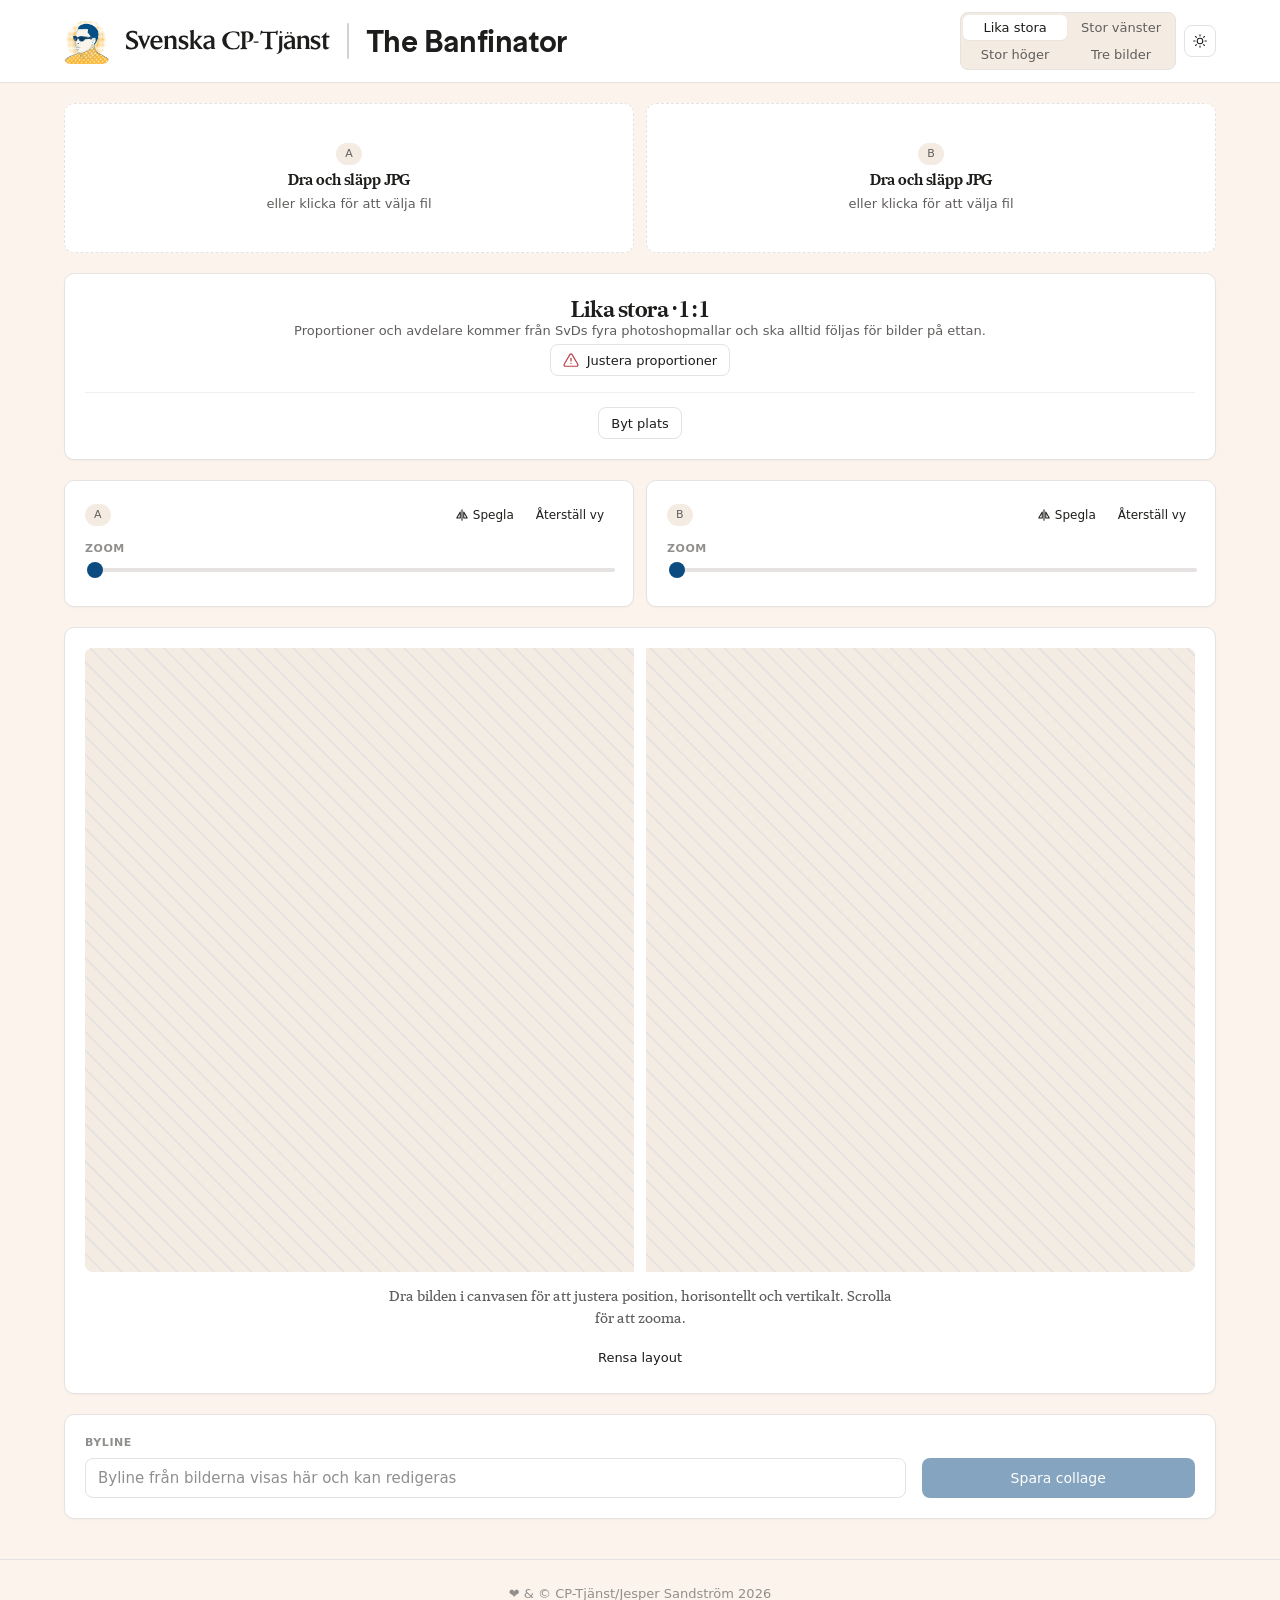
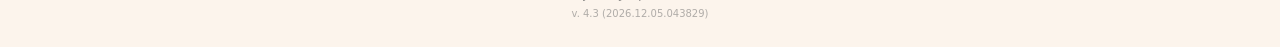
<file: index.htm>
<!DOCTYPE html>
<html lang="sv">
<head>
    <meta charset="UTF-8">
    <meta name="viewport" content="width=device-width, initial-scale=1.0">

    <title>Svenska CP-Tjänst | The Banfinator</title>
    <meta name="description" content="Svenska CP-Tjänst | The Banfinator – snabba collage i 16:9 med rätt byline.">

    <!-- Theme, applied before first paint so the page never flashes the wrong
         ground. Three states: light, dark, and system (no attribute). -->
    <script>
        (function () {
            try {
                var t = localStorage.getItem('lr.theme');
                if (t === 'light' || t === 'dark') {
                    document.documentElement.setAttribute('data-theme', t);
                }
            } catch (e) { /* private mode — fall back to the OS preference */ }
        })();
    </script>

    <meta name="theme-color" content="#FCF4EC" media="(prefers-color-scheme: light)">
    <meta name="theme-color" content="#031420" media="(prefers-color-scheme: dark)">

    <!-- Open Graph -->
    <meta property="og:title" content="Svenska CP-Tjänst | The Banfinator">
    <meta property="og:description" content="Snabba collage i 16:9 med rätt byline.">
    <meta property="og:image" content="https://thebanfinator.cptjanst.se/brand/og.png?v=d4bd5d33">
    <meta property="og:image:alt" content="Svenska CP-Tjänst | The Banfinator – collageverktyg">
    <meta property="og:url" content="https://thebanfinator.cptjanst.se/">
    <meta property="og:type" content="website">

    <!-- Twitter / X Card -->
    <meta name="twitter:card" content="summary_large_image">
    <meta name="twitter:title" content="Svenska CP-Tjänst | The Banfinator">
    <meta name="twitter:description" content="Snabba collage i 16:9 med rätt byline.">
    <meta name="twitter:image" content="https://thebanfinator.cptjanst.se/brand/og.png?v=d4bd5d33">
    <link rel="icon" type="image/png" href="brand/favicon-32.png?v=7107d5e8">
    <link rel="apple-touch-icon" href="brand/apple-touch-icon.png?v=db1d21ab">

    <!-- The two faces above the fold. The rest load on demand. -->
    <link rel="preload" as="font" type="font/woff2" href="fonts/sueca-web-hd-semibold_c8feba36.woff2" crossorigin>
    <link rel="preload" as="font" type="font/woff2" href="fonts/SvDEsterBlenda-Bold_2775ffc4.woff2" crossorigin>

    <link rel="stylesheet" href="styles/brand.css?v=2f060107">
    <link rel="stylesheet" href="styles/app.css?v=2b7ec79b">
</head>
<body>

    <header class="site-header">
        <div class="site-header__inner">
            <!-- The mark sits inside the lockup, not beside it, so it centres on
                 the wordmark's own axis rather than on the block around it. The
                 wordmark is inlined, not an <img>, so --logoColor resolves to
                 currentColor and the mark follows the theme (§3.4). -->
            <div class="lockup">
                <img class="brand-mark" src="brand/banfa-mark.webp?v=8e3a1913" alt="" width="40" height="40">
                <svg class="wordmark" viewBox="0 0 242.4 32" role="img" aria-label="Svenska CP-Tjänst" fill="none"><g fill="var(--logoColor, #000)"><path d="M0 24.2856L0 19.0166H0.0302812C1.05984 21.0758 3.42178 23.468 6.783 23.468C9.26606 23.468 10.8102 22.1053 10.8102 20.1673C10.8102 18.4413 9.29612 17.3815 7.05553 16.2913L5.05697 15.3526C2.63447 14.1716 0.211969 12.809 0.211969 9.50834C0.211969 5.48093 3.72459 3.36124 7.69143 3.36124C9.53859 3.36124 11.8097 3.84574 13.1721 4.33024V9.02384H13.1421C11.9308 6.90415 10.0532 5.39009 7.4189 5.39009C5.42034 5.39009 3.72459 6.38937 3.72459 8.26681C3.72459 9.81115 5.23865 10.7499 7.2675 11.7189L9.26606 12.6879C11.9912 13.99 14.5047 15.5343 14.5047 18.7441C14.5047 23.3166 10.9315 25.4968 6.57103 25.4968C4.20909 25.4968 1.75631 24.982 0 24.2856Z"/><path d="M13.6567 9.32683V9.29655H20.1975V9.32683C19.1982 9.72049 18.7743 10.3564 19.4405 11.9613L22.2867 18.8957L25.2544 11.9007C25.9509 10.3564 25.4965 9.72049 24.6486 9.32683V9.29655L29.4635 9.29655V9.32683C28.8577 9.69021 28.1007 10.5986 27.3741 12.2641L21.4087 25.6179H21.3179L15.5645 12.2641C15.0194 10.9923 14.4441 9.78105 13.6567 9.32683Z"/><path d="M39.5469 15.2618C39.3955 12.3245 38.2446 10.659 36.2766 10.659C34.49 10.659 33.0363 12.2942 32.7032 15.2618L39.5469 15.2618ZM28.8879 17.4723C28.8879 12.597 31.9766 8.81185 36.4582 8.81185C40.9397 8.81185 43.6955 12.5667 43.3624 17.0483H32.6123C32.7639 21.3483 35.2165 22.8018 37.942 22.8018C40.3342 22.8018 41.8483 21.8025 43.1807 20.0765L43.2715 20.137C42.4236 23.1954 40.1221 25.5574 36.5188 25.5574C32.0372 25.5574 28.8879 22.4081 28.8879 17.4723Z"/><path d="M55.8984 22.2569V14.7774C55.8984 12.7788 55.1414 11.4465 52.8097 11.4465C51.5076 11.4465 50.4781 11.9612 49.8422 12.5971V22.2569C49.8422 23.892 50.6598 24.6794 51.326 24.9822V25.0125H44.543V24.9822C45.2697 24.6794 46.0267 23.892 46.0267 22.2569V12.9908C46.0267 11.3556 45.2697 10.5683 44.543 10.2655V10.2352L49.7818 8.90284V11.6281C50.8415 10.1141 52.7189 8.90284 54.9597 8.90284C58.109 8.90284 59.7139 11.1739 59.7139 13.869V22.2569C59.7139 23.8618 60.5012 24.6491 61.1976 24.9822V25.0125L54.4149 25.0125V24.9822C55.1414 24.6491 55.8984 23.8618 55.8984 22.2569Z"/><path d="M62.5598 24.5581V20.2279H62.5901C63.8619 22.287 65.588 23.6194 67.9499 23.6194C69.8273 23.6194 70.7358 22.6807 70.7358 21.53C70.7358 20.1068 69.5849 19.4708 67.8893 18.7441L66.6781 18.2596C63.8012 17.0483 62.469 15.9582 62.469 13.5054C62.469 10.6893 64.8612 8.75129 68.4041 8.75129C70.0696 8.75129 72.0377 9.23601 73.1278 9.62945V13.566H73.0977C71.7351 11.5979 70.1905 10.7198 68.4041 10.7198C66.9807 10.7198 65.7997 11.386 65.7997 12.5364C65.7997 13.566 66.8901 14.293 68.4947 14.9892L69.5849 15.4737C72.6738 16.8364 74.0364 17.8659 74.0364 20.561C74.0364 23.8616 71.0384 25.5574 67.8893 25.5574C65.9814 25.5574 64.0434 25.1032 62.5598 24.5581Z"/><path d="M80.35 16.7457V22.2569C80.35 23.892 81.1676 24.6794 81.8338 24.9822V25.0125H75.0508V24.9822C75.7775 24.6794 76.5346 23.892 76.5346 22.2569V6.02612C76.5346 4.39094 75.7775 3.60362 75.0508 3.30081V3.27053L80.35 1.93816V16.4126L84.6197 11.9007C85.7401 10.75 85.8006 9.90212 84.6197 9.32678V9.29649H91.009V9.32678C90.1006 9.84156 88.6773 10.962 86.7696 12.8697L83.8929 15.7161L88.8287 22.1055C89.9797 23.559 91.1301 24.7096 91.8872 24.9822V25.0125L86.4365 25.0125L80.35 16.7457Z"/><path d="M98.155 23.1349C99.2754 23.1349 100.275 22.7715 100.971 22.0145V16.5639L98.3668 17.412C96.0957 18.1385 95.1269 18.8955 95.1269 20.561C95.1269 22.0448 96.3079 23.1349 98.155 23.1349ZM101.062 22.9532C100.275 24.3764 98.6698 25.4363 96.5196 25.4363C93.8854 25.4363 91.584 23.9222 91.584 21.1363C91.584 17.6843 94.5515 16.5639 97.943 15.6859L100.971 14.8681V14.0505C100.971 11.9914 100.123 10.8107 97.7311 10.8107C95.46 10.8107 93.7642 12.2034 92.9164 13.324H92.8558V9.69004C94.2185 9.23604 96.5501 8.78182 98.2156 8.78182C102.727 8.78182 104.726 10.7198 104.726 13.6268V22.2567C104.726 23.8919 105.544 24.6792 106.21 24.9821V25.0123H101.062V22.9532Z"/><g transform="translate(112.6000 25.0000) scale(0.0320242 -0.0320242)"><path d="M663 621Q666 615 669.0 608.5Q672 602 674.0 594.5Q676 587 677.5 582.0Q679 577 679.5 567.5Q680 558 681.0 554.0Q682 550 682.0 538.5Q682 527 682.0 524.5Q682 522 682.0 508.5Q682 495 682 493Q682 466 664 467Q634 469 625 505Q599 570 591 577Q541 627 444 627Q337 627 267.0 542.5Q197 458 197 347Q197 220 268.5 124.5Q340 29 456 29Q502 29 535.0 37.0Q568 45 590.5 63.5Q613 82 624.5 97.5Q636 113 652 141Q663 161 677 161Q689 161 689 140Q689 117 673.5 80.5Q658 44 642 26Q639 21 588 2Q573 -4 519.5 -10.0Q466 -16 415 -16Q264 -16 154.5 84.5Q45 185 45 323Q45 467 165.0 565.5Q285 664 449 664Q506 664 613 640Q642 634 650 633Q657 633 663 621Z"/></g><g transform="translate(134.5731 25.0000) scale(0.0320242 -0.0320242)"><path d="M379 456Q379 542 348.0 583.5Q317 625 263 625Q219 625 219 586V113Q219 41 265 29Q278 26 283.5 22.0Q289 18 289 9Q289 -5 261 -5Q234 -5 210.5 -1.5Q187 2 171 2Q148 2 112.0 -1.5Q76 -5 51 -5Q23 -5 23 9Q23 18 28.5 22.0Q34 26 47 29Q74 36 85.5 52.0Q97 68 97 102V520Q97 566 88.5 588.5Q80 611 55 617Q31 623 31 639Q31 653 61 653Q89 653 113.5 652.5Q138 652 156 652Q177 652 214.5 655.0Q252 658 264 658Q375 658 445.5 610.0Q516 562 516 480Q516 380 458.5 314.5Q401 249 295 249Q275 249 263.0 255.5Q251 262 251 271Q251 284 263 284L274 282Q284 279 295 279Q379 279 379 456Z"/></g><rect x="151.338" y="16.0" width="5.7" height="1.6" rx="0.2"/><g transform="translate(158.1381 25.0000) scale(0.0320242 -0.0320242)"><path d="M406 104Q406 46 473 29Q486 26 491.5 22.0Q497 18 497 9Q497 -5 469 -5Q444 -5 407.0 -2.5Q370 0 350 0Q327 0 286.5 -2.5Q246 -5 221 -5Q193 -5 193 9Q193 18 198.5 22.0Q204 26 217 29Q284 46 284 104V553Q284 597 272 597H128Q83 597 71 564Q65 548 55.0 536.5Q45 525 37 525Q26 525 26 541Q26 549 30 563Q47 615 51 658Q52 668 56.0 675.0Q60 682 63.5 684.5Q67 687 69 687Q78 687 97.0 666.0Q116 645 135 645H578Q610 645 628 659Q631 662 637.5 667.5Q644 673 647.5 675.5Q651 678 655.5 681.5Q660 685 664.0 686.5Q668 688 672.0 688.0Q676 688 679.5 683.5Q683 679 683 671Q683 670 680.0 654.0Q677 638 673.0 609.0Q669 580 667 550Q665 515 645 515Q624 515 619 558Q617 574 614.5 580.5Q612 587 601.5 592.0Q591 597 569 597H445Q418 597 412.0 590.0Q406 583 406 554Z"/></g><path d="M181.577 9.35V24.05C181.577 27.55 180.727 29.38 178.277 30.65V30.72C179.477 30.75 180.677 30.55 181.577 30.05C183.477 29.00 185.177 27.15 185.177 23.95V12.15C185.177 10.85 185.877 10.05 186.577 9.75V9.72L181.577 9.35Z"/><circle cx="183.477" cy="4.95" r="1.25"/><g transform="translate(95.4429 0)"><path d="M98.155 23.1349C99.2754 23.1349 100.275 22.7715 100.971 22.0145V16.5639L98.3668 17.412C96.0957 18.1385 95.1269 18.8955 95.1269 20.561C95.1269 22.0448 96.3079 23.1349 98.155 23.1349ZM101.062 22.9532C100.275 24.3764 98.6698 25.4363 96.5196 25.4363C93.8854 25.4363 91.584 23.9222 91.584 21.1363C91.584 17.6843 94.5515 16.5639 97.943 15.6859L100.971 14.8681V14.0505C100.971 11.9914 100.123 10.8107 97.7311 10.8107C95.46 10.8107 93.7642 12.2034 92.9164 13.324H92.8558V9.69004C94.2185 9.23604 96.5501 8.78182 98.2156 8.78182C102.727 8.78182 104.726 10.7198 104.726 13.6268V22.2567C104.726 23.8919 105.544 24.6792 106.21 24.9821V25.0123H101.062V22.9532Z"/></g><circle cx="191.577" cy="5.65" r="1.05"/><circle cx="195.577" cy="5.65" r="1.05"/><g transform="translate(157.3839 0)"><path d="M55.8984 22.2569V14.7774C55.8984 12.7788 55.1414 11.4465 52.8097 11.4465C51.5076 11.4465 50.4781 11.9612 49.8422 12.5971V22.2569C49.8422 23.892 50.6598 24.6794 51.326 24.9822V25.0125H44.543V24.9822C45.2697 24.6794 46.0267 23.892 46.0267 22.2569V12.9908C46.0267 11.3556 45.2697 10.5683 44.543 10.2655V10.2352L49.7818 8.90284V11.6281C50.8415 10.1141 52.7189 8.90284 54.9597 8.90284C58.109 8.90284 59.7139 11.1739 59.7139 13.869V22.2569C59.7139 23.8618 60.5012 24.6491 61.1976 24.9822V25.0125L54.4149 25.0125V24.9822C55.1414 24.6491 55.8984 23.8618 55.8984 22.2569Z"/></g><g transform="translate(156.4579 0)"><path d="M62.5598 24.5581V20.2279H62.5901C63.8619 22.287 65.588 23.6194 67.9499 23.6194C69.8273 23.6194 70.7358 22.6807 70.7358 21.53C70.7358 20.1068 69.5849 19.4708 67.8893 18.7441L66.6781 18.2596C63.8012 17.0483 62.469 15.9582 62.469 13.5054C62.469 10.6893 64.8612 8.75129 68.4041 8.75129C70.0696 8.75129 72.0377 9.23601 73.1278 9.62945V13.566H73.0977C71.7351 11.5979 70.1905 10.7198 68.4041 10.7198C66.9807 10.7198 65.7997 11.386 65.7997 12.5364C65.7997 13.566 66.8901 14.293 68.4947 14.9892L69.5849 15.4737C72.6738 16.8364 74.0364 17.8659 74.0364 20.561C74.0364 23.8616 71.0384 25.5574 67.8893 25.5574C65.9814 25.5574 64.0434 25.1032 62.5598 24.5581Z"/></g><g transform="translate(-8.6421 0)"><path d="M242.264 21.6209V11.295H239.569V11.2041C241.113 10.1745 244.232 7.26755 245.988 4.69365H246.079V9.29639H250.076L249.471 11.295L246.079 11.295V20.5004C246.079 22.4082 246.745 23.0744 248.472 23.0744C249.017 23.0744 249.774 22.9532 250.228 22.7715V22.8321C249.319 24.225 247.442 25.406 245.534 25.406C243.415 25.406 242.264 24.3157 242.264 21.6209Z"/></g></g></svg>
                <span class="lockup__rule" aria-hidden="true"></span>
                <span class="lockup__product">The Banfinator</span>
            </div>

            <div class="header-actions">
                <div class="segmented" role="group" aria-label="Välj mall">
                    <button type="button" class="segmented__option is-active" data-layout-mode="lika" aria-pressed="true">Lika stora</button>
                    <button type="button" class="segmented__option is-muted" data-layout-mode="vanster" aria-pressed="false">Stor vänster</button>
                    <button type="button" class="segmented__option is-muted" data-layout-mode="hoger" aria-pressed="false">Stor höger</button>
                    <button type="button" class="segmented__option is-muted" data-layout-mode="tre" aria-pressed="false">Tre bilder</button>
                </div>
                <button type="button" id="themeToggle" class="btn btn--outline btn--icon btn--sm" aria-label="Byt färgtema">
                    <svg viewBox="0 0 24 24" fill="none" stroke="currentColor" stroke-width="1.6" stroke-linecap="round" aria-hidden="true">
                        <circle cx="12" cy="12" r="4.2"/>
                        <path d="M12 2.5v2M12 19.5v2M2.5 12h2M19.5 12h2M5.2 5.2l1.4 1.4M17.4 17.4l1.4 1.4M18.8 5.2l-1.4 1.4M6.6 17.4l-1.4 1.4"/>
                    </svg>
                </button>
            </div>
        </div>
    </header>

    <main class="site-main shell">

        <!-- UPLOAD ZONES -->
        <section class="section" aria-label="Ladda upp bilder">
            <div class="zone-grid">
                <div class="drop-zone" data-side="left">
                    <span class="badge" data-label-target="left">A</span>
                    <span class="drop-zone__title">Dra och släpp JPG</span>
                    <span class="drop-zone__hint">eller klicka för att välja fil</span>
                    <span class="drop-zone__loaded badge badge--good">Bild laddad</span>
                    <input type="file" id="leftFileInput" accept="image/jpeg,image/jpg" hidden>
                </div>
                <div class="drop-zone" data-side="center">
                    <span class="badge" data-label-target="center">B</span>
                    <span class="drop-zone__title">Dra och släpp JPG</span>
                    <span class="drop-zone__hint">eller klicka för att välja fil</span>
                    <span class="drop-zone__loaded badge badge--good">Bild laddad</span>
                    <input type="file" id="centerFileInput" accept="image/jpeg,image/jpg" hidden>
                </div>
                <div class="drop-zone" data-side="right">
                    <span class="badge" data-label-target="right">C</span>
                    <span class="drop-zone__title">Dra och släpp JPG</span>
                    <span class="drop-zone__hint">eller klicka för att välja fil</span>
                    <span class="drop-zone__loaded badge badge--good">Bild laddad</span>
                    <input type="file" id="rightFileInput" accept="image/jpeg,image/jpg" hidden>
                </div>
            </div>
        </section>

        <!-- TEMPLATE -->
        <section class="card section" aria-label="Mall">
            <div class="card__body">
                <div id="splitReadout" class="split-readout" aria-live="polite">Lika stora · 1 : 1</div>
                <p class="description template-note">
                    Proportioner och avdelare kommer från SvDs fyra photoshopmallar och ska alltid följas för bilder på ettan.
                </p>

                <!-- Free proportions are opt-in and stay opt-in: the button is a
                     toggle, the warning appears with the sliders, and locking
                     again snaps every divider back to the template. -->
                <div class="control-row cut-lock">
                    <div class="center-actions">
                        <button type="button" id="unlockCuts" class="btn btn--outline btn--sm" aria-pressed="false"
                                aria-controls="cutWarning cutControls">
                            <svg class="warn-triangle" viewBox="0 0 24 24" fill="none" stroke="currentColor" stroke-width="1.8" stroke-linecap="round" stroke-linejoin="round" aria-hidden="true"><path d="M10.3 3.9 1.8 18.4a2 2 0 0 0 1.7 3h17a2 2 0 0 0 1.7-3L13.7 3.9a2 2 0 0 0-3.4 0Z"/><path d="M12 9.4v4.2"/><path d="M12 17.2h.01"/></svg>
                            <span id="unlockCutsLabel">Justera proportioner</span>
                        </button>
                    </div>

                    <p class="warning-note" id="cutWarning" role="note" hidden>
                        <svg class="warn-triangle" viewBox="0 0 24 24" fill="none" stroke="currentColor" stroke-width="1.8" stroke-linecap="round" stroke-linejoin="round" aria-hidden="true"><path d="M10.3 3.9 1.8 18.4a2 2 0 0 0 1.7 3h17a2 2 0 0 0 1.7-3L13.7 3.9a2 2 0 0 0-3.4 0Z"/><path d="M12 9.4v4.2"/><path d="M12 17.2h.01"/></svg>
                        <span>Justera proportioner på egen risk. SvD föreskriver fasta splitmallar, men det kan ju
                        vara användbart att fuska ibland, t.ex. bokomslag bredvid porträtt.</span>
                    </p>

                    <div class="cut-controls" id="cutControls" hidden>
                        <div class="cut-slider" data-cut="0">
                            <label class="label" for="cutSlider0">Avdelare 1</label>
                            <input type="range" id="cutSlider0" class="range" step="1" value="4054"
                                   aria-label="Flytta första avdelaren">
                        </div>
                        <div class="cut-slider" data-cut="1">
                            <label class="label" for="cutSlider1">Avdelare 2</label>
                            <input type="range" id="cutSlider1" class="range" step="1" value="5427"
                                   aria-label="Flytta andra avdelaren">
                        </div>
                        <div class="center-actions">
                            <button type="button" id="resetCutsBtn" class="btn btn--ghost btn--sm">Återställ mallens proportioner</button>
                        </div>
                    </div>
                </div>

                <div class="control-row" data-layout-show="lika vanster hoger">
                    <div class="center-actions">
                        <button type="button" id="swapButton" class="btn btn--outline btn--sm">Byt plats</button>
                    </div>
                </div>

                <div class="control-row" data-layout-show="tre">
                    <label class="label" id="orderLabel">Ordning</label>
                    <p class="description">Dra en bild dit du vill ha den, eller markera den och använd piltangenterna.</p>
                    <ol class="order-strip" aria-labelledby="orderLabel">
                        <li class="order-chip" data-side="left" draggable="true">
                            <button type="button" class="order-chip__grip" data-order-grip="left"
                                    aria-label="Bild A. Flytta med vänster- och högerpil.">
                                <canvas class="order-chip__thumb" data-thumb="left" width="112" height="63" aria-hidden="true"></canvas>
                                <span class="order-chip__letter" data-label-target="left">A</span>
                            </button>
                        </li>
                        <li class="order-chip" data-side="center" draggable="true">
                            <button type="button" class="order-chip__grip" data-order-grip="center"
                                    aria-label="Bild B. Flytta med vänster- och högerpil.">
                                <canvas class="order-chip__thumb" data-thumb="center" width="112" height="63" aria-hidden="true"></canvas>
                                <span class="order-chip__letter" data-label-target="center">B</span>
                            </button>
                        </li>
                        <li class="order-chip" data-side="right" draggable="true">
                            <button type="button" class="order-chip__grip" data-order-grip="right"
                                    aria-label="Bild C. Flytta med vänster- och högerpil.">
                                <canvas class="order-chip__thumb" data-thumb="right" width="112" height="63" aria-hidden="true"></canvas>
                                <span class="order-chip__letter" data-label-target="right">C</span>
                            </button>
                        </li>
                    </ol>
                </div>
            </div>
        </section>

        <!-- TUNING (ZOOM) -->
        <section class="section" aria-label="Zoom och position">
            <div class="tune-grid">
                <div class="card" data-side="left">
                    <div class="card__body">
                        <div class="tune-card__head">
                            <span class="badge" data-label-target="left">A</span>
                            <div class="tune-card__actions">
                                <button type="button" class="btn btn--ghost btn--xs flip-btn" data-flip="left" aria-pressed="false" title="Spegelvänd horisontellt" aria-label="Spegelvänd vänster bild horisontellt"><svg viewBox="0 0 24 24" fill="none" stroke="currentColor" stroke-width="1.8" stroke-linecap="round" stroke-linejoin="round" aria-hidden="true"><path d="M12 3v18"/><path d="M9 7 3 17h6Z"/><path d="M15 7l6 10h-6Z"/></svg><span>Spegla</span></button>
                                <button type="button" class="btn btn--ghost btn--xs" data-reset="left">Återställ vy</button>
                            </div>
                        </div>
                        <label class="label" for="leftZoom">Zoom</label>
                        <input type="range" id="leftZoom" class="range" min="1" max="3" step="0.01" value="1" aria-label="Zooma vänster bild">
                    </div>
                </div>
                <div class="card" data-side="center">
                    <div class="card__body">
                        <div class="tune-card__head">
                            <span class="badge" data-label-target="center">B</span>
                            <div class="tune-card__actions">
                                <button type="button" class="btn btn--ghost btn--xs flip-btn" data-flip="center" aria-pressed="false" title="Spegelvänd horisontellt" aria-label="Spegelvänd mittenbild horisontellt"><svg viewBox="0 0 24 24" fill="none" stroke="currentColor" stroke-width="1.8" stroke-linecap="round" stroke-linejoin="round" aria-hidden="true"><path d="M12 3v18"/><path d="M9 7 3 17h6Z"/><path d="M15 7l6 10h-6Z"/></svg><span>Spegla</span></button>
                                <button type="button" class="btn btn--ghost btn--xs" data-reset="center">Återställ vy</button>
                            </div>
                        </div>
                        <label class="label" for="centerZoom">Zoom</label>
                        <input type="range" id="centerZoom" class="range" min="1" max="3" step="0.01" value="1" aria-label="Zooma mittenbild">
                    </div>
                </div>
                <div class="card" data-side="right">
                    <div class="card__body">
                        <div class="tune-card__head">
                            <span class="badge" data-label-target="right">C</span>
                            <div class="tune-card__actions">
                                <button type="button" class="btn btn--ghost btn--xs flip-btn" data-flip="right" aria-pressed="false" title="Spegelvänd horisontellt" aria-label="Spegelvänd höger bild horisontellt"><svg viewBox="0 0 24 24" fill="none" stroke="currentColor" stroke-width="1.8" stroke-linecap="round" stroke-linejoin="round" aria-hidden="true"><path d="M12 3v18"/><path d="M9 7 3 17h6Z"/><path d="M15 7l6 10h-6Z"/></svg><span>Spegla</span></button>
                                <button type="button" class="btn btn--ghost btn--xs" data-reset="right">Återställ vy</button>
                            </div>
                        </div>
                        <label class="label" for="rightZoom">Zoom</label>
                        <input type="range" id="rightZoom" class="range" min="1" max="3" step="0.01" value="1" aria-label="Zooma höger bild">
                    </div>
                </div>
            </div>
        </section>

        <!-- CANVAS -->
        <section class="card section" aria-label="Förhandsvisning">
            <div class="card__body">
                <div class="canvas-frame">
                    <canvas id="imageCanvas" width="3840" height="2160" role="img" aria-label="Sammanfogad bild"></canvas>
                    <div class="label-overlay" aria-hidden="true"></div>
                </div>
                <p class="prose canvas-note">
                    Dra bilden i canvasen för att justera position, horisontellt och vertikalt. Scrolla för att zooma.
                </p>
                <div class="center-actions canvas-actions">
                    <button type="button" id="resetLayoutBtn" class="btn btn--ghost btn--sm">Rensa layout</button>
                </div>
            </div>
        </section>

        <!-- BYLINE + EXPORT -->
        <section class="card section" aria-label="Byline och export">
            <div class="card__body">
                <div class="export-grid">
                    <div>
                        <label class="label" for="bylineInput">Byline</label>
                        <input type="text" id="bylineInput" class="input input--lg field-input" placeholder="Byline från bilderna visas här och kan redigeras" autocomplete="off">
                        <div id="suffixInfo" class="info-text" role="status" aria-live="polite" hidden></div>
                    </div>
                    <div>
                        <button type="button" id="exportBtn" class="btn btn--lg btn--block" disabled>Spara collage</button>
                    </div>
                </div>
            </div>
        </section>

    </main>

    <footer class="site-footer">
        <p>❤️ &amp; © CP-Tjänst/Jesper Sandström 2026</p>
        <p class="footer-meta"><span class="version-stamp" id="versionStamp">v. 4.3</span></p>
    </footer>

    <script>
        // Footer stamp: version plus the page's own last-modified date, which on
        // a static host is the deploy date. No build step to keep in sync.
        (function () {
            var el = document.getElementById('versionStamp');
            if (!el) return;
            var d = new Date(document.lastModified);
            if (isNaN(d)) return; // no Last-Modified header — show the bare version
            var pad = function (n) { return String(n).padStart(2, '0'); };
            var stamp = d.getFullYear() + '.' + pad(d.getMonth() + 1) + '.' + pad(d.getDate())
                + '.' + pad(d.getHours()) + pad(d.getMinutes()) + pad(d.getSeconds());
            el.textContent = 'v. 4.3 (' + stamp + ')';
        })();
    </script>

    <script>
        // §2.2 toggle order: light → dark → system, persisted under lr.theme.
        (function () {
            var root = document.documentElement;
            var btn = document.getElementById('themeToggle');
            if (!btn) return;

            var order = ['light', 'dark', 'system'];
            var labels = { light: 'Ljust tema', dark: 'Mörkt tema', system: 'Följer systemet' };

            function current() {
                var t = root.getAttribute('data-theme');
                return t === 'light' || t === 'dark' ? t : 'system';
            }

            function sync() {
                btn.setAttribute('title', labels[current()]);
                btn.setAttribute('aria-label', 'Färgtema: ' + labels[current()] + '. Klicka för att byta.');
            }

            btn.addEventListener('click', function () {
                var next = order[(order.indexOf(current()) + 1) % order.length];
                if (next === 'system') {
                    root.removeAttribute('data-theme');
                } else {
                    root.setAttribute('data-theme', next);
                }
                try { localStorage.setItem('lr.theme', next); } catch (e) { /* private mode */ }
                sync();
            });

            sync();
        })();
    </script>
    <script src="script.js?v=b8d0e4e6"></script>
</body>
</html>
</file>
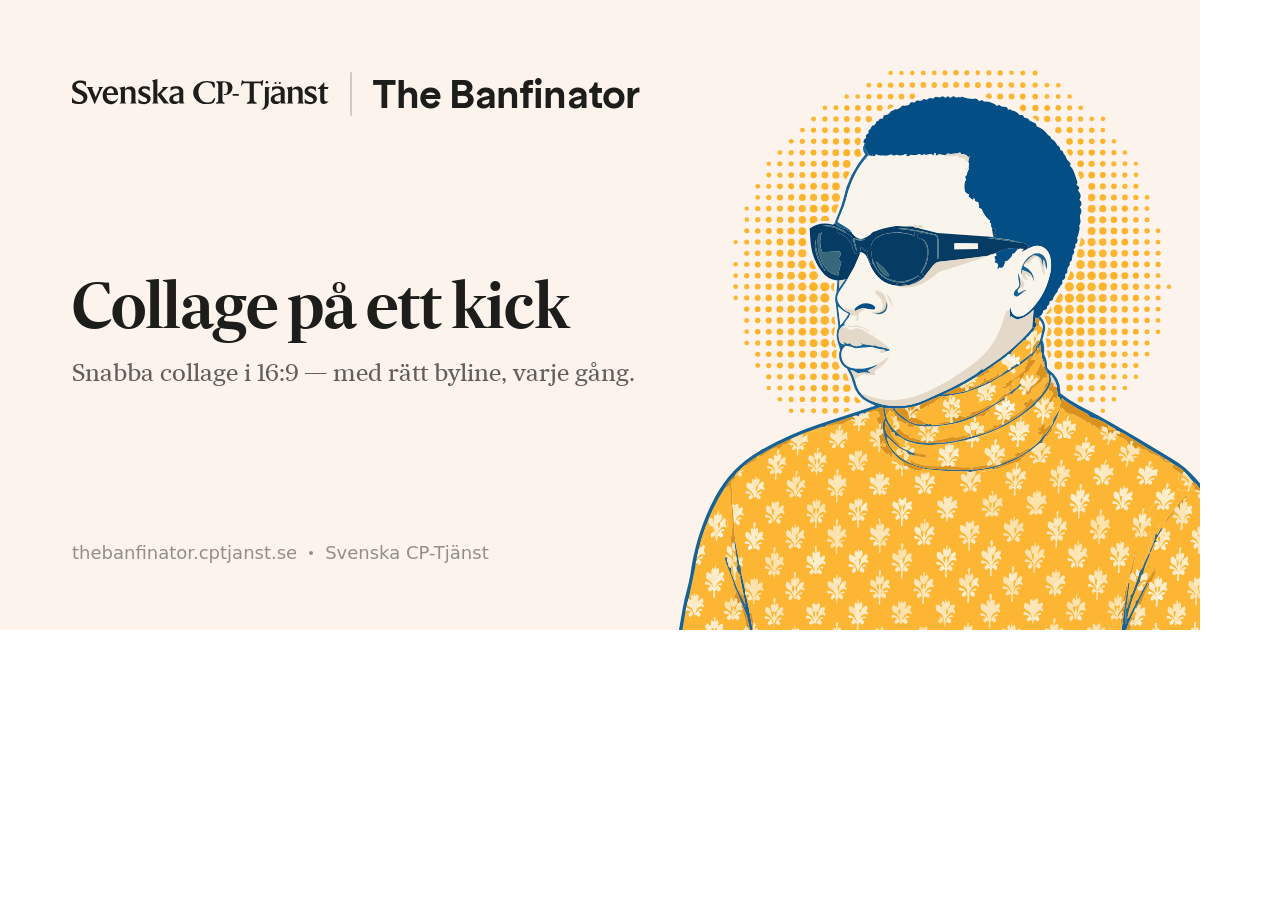
<file: brand/tools/og-template.html>
<!DOCTYPE html>
<html lang="sv">
<head>
<meta charset="UTF-8">
<title>OG-bild — Svenska CP-Tjänst | The Banfinator</title>
<!--
  Renders brand/og.png (1200x630). Regenerate with:
    node brand/tools/build-og.mjs
  Self-contained: same self-hosted faces and tokens as the site, no CDN.
-->
<link rel="stylesheet" href="../../styles/brand.css">
<style>
  html, body { margin: 0; }
  body { background: #fff; }

  .og {
    width: 1200px;
    height: 630px;
    box-sizing: border-box;
    padding: 64px 72px;
    display: flex;
    flex-direction: column;
    justify-content: space-between;
    background: var(--color-background-secondary);
    color: var(--color-text-primary);
    position: relative;
    overflow: hidden;
  }

  /* The portrait bleeds off the right edge, cropped by the card. */
  .og__portrait {
    position: absolute;
    right: -40px;
    bottom: -60px;
    height: 620px;
    width: auto;
  }

  .og__top { display: flex; align-items: center; gap: 20px; position: relative; }
  .og__wordmark { --logoColor: currentColor; height: 34px; width: auto; fill: currentColor; }
  .og__rule { width: 2px; height: 44px; border-radius: 999px; background: currentColor; opacity: 0.2; }
  .og__product {
    font-family: var(--font-display);
    font-weight: 700;
    font-size: 40px;
    letter-spacing: -0.02em;
  }

  .og__body { position: relative; max-width: 620px; }
  .og__headline {
    font-family: var(--font-head);
    font-weight: 600;
    font-size: 62px;
    line-height: 1.05;
    letter-spacing: -0.02em;
    margin: 0 0 18px;
  }
  .og__sub {
    font-family: var(--font-body);
    font-size: 24px;
    line-height: 1.4;
    color: var(--color-text-secondary);
    margin: 0;
  }

  .og__foot {
    position: relative;
    display: flex;
    align-items: center;
    gap: 12px;
    font-size: 18px;
    color: var(--color-text-muted);
  }
  .og__dot { width: 4px; height: 4px; border-radius: 999px; background: currentColor; }
</style>
</head>
<body>
  <div class="og">
    <img class="og__portrait" src="../banfa.svg" alt="">

    <div class="og__top">
      <svg class="og__wordmark" viewBox="0 0 242.4 32" fill="none"><g fill="var(--logoColor, #000)"><path d="M0 24.2856L0 19.0166H0.0302812C1.05984 21.0758 3.42178 23.468 6.783 23.468C9.26606 23.468 10.8102 22.1053 10.8102 20.1673C10.8102 18.4413 9.29612 17.3815 7.05553 16.2913L5.05697 15.3526C2.63447 14.1716 0.211969 12.809 0.211969 9.50834C0.211969 5.48093 3.72459 3.36124 7.69143 3.36124C9.53859 3.36124 11.8097 3.84574 13.1721 4.33024V9.02384H13.1421C11.9308 6.90415 10.0532 5.39009 7.4189 5.39009C5.42034 5.39009 3.72459 6.38937 3.72459 8.26681C3.72459 9.81115 5.23865 10.7499 7.2675 11.7189L9.26606 12.6879C11.9912 13.99 14.5047 15.5343 14.5047 18.7441C14.5047 23.3166 10.9315 25.4968 6.57103 25.4968C4.20909 25.4968 1.75631 24.982 0 24.2856Z"/><path d="M13.6567 9.32683V9.29655H20.1975V9.32683C19.1982 9.72049 18.7743 10.3564 19.4405 11.9613L22.2867 18.8957L25.2544 11.9007C25.9509 10.3564 25.4965 9.72049 24.6486 9.32683V9.29655L29.4635 9.29655V9.32683C28.8577 9.69021 28.1007 10.5986 27.3741 12.2641L21.4087 25.6179H21.3179L15.5645 12.2641C15.0194 10.9923 14.4441 9.78105 13.6567 9.32683Z"/><path d="M39.5469 15.2618C39.3955 12.3245 38.2446 10.659 36.2766 10.659C34.49 10.659 33.0363 12.2942 32.7032 15.2618L39.5469 15.2618ZM28.8879 17.4723C28.8879 12.597 31.9766 8.81185 36.4582 8.81185C40.9397 8.81185 43.6955 12.5667 43.3624 17.0483H32.6123C32.7639 21.3483 35.2165 22.8018 37.942 22.8018C40.3342 22.8018 41.8483 21.8025 43.1807 20.0765L43.2715 20.137C42.4236 23.1954 40.1221 25.5574 36.5188 25.5574C32.0372 25.5574 28.8879 22.4081 28.8879 17.4723Z"/><path d="M55.8984 22.2569V14.7774C55.8984 12.7788 55.1414 11.4465 52.8097 11.4465C51.5076 11.4465 50.4781 11.9612 49.8422 12.5971V22.2569C49.8422 23.892 50.6598 24.6794 51.326 24.9822V25.0125H44.543V24.9822C45.2697 24.6794 46.0267 23.892 46.0267 22.2569V12.9908C46.0267 11.3556 45.2697 10.5683 44.543 10.2655V10.2352L49.7818 8.90284V11.6281C50.8415 10.1141 52.7189 8.90284 54.9597 8.90284C58.109 8.90284 59.7139 11.1739 59.7139 13.869V22.2569C59.7139 23.8618 60.5012 24.6491 61.1976 24.9822V25.0125L54.4149 25.0125V24.9822C55.1414 24.6491 55.8984 23.8618 55.8984 22.2569Z"/><path d="M62.5598 24.5581V20.2279H62.5901C63.8619 22.287 65.588 23.6194 67.9499 23.6194C69.8273 23.6194 70.7358 22.6807 70.7358 21.53C70.7358 20.1068 69.5849 19.4708 67.8893 18.7441L66.6781 18.2596C63.8012 17.0483 62.469 15.9582 62.469 13.5054C62.469 10.6893 64.8612 8.75129 68.4041 8.75129C70.0696 8.75129 72.0377 9.23601 73.1278 9.62945V13.566H73.0977C71.7351 11.5979 70.1905 10.7198 68.4041 10.7198C66.9807 10.7198 65.7997 11.386 65.7997 12.5364C65.7997 13.566 66.8901 14.293 68.4947 14.9892L69.5849 15.4737C72.6738 16.8364 74.0364 17.8659 74.0364 20.561C74.0364 23.8616 71.0384 25.5574 67.8893 25.5574C65.9814 25.5574 64.0434 25.1032 62.5598 24.5581Z"/><path d="M80.35 16.7457V22.2569C80.35 23.892 81.1676 24.6794 81.8338 24.9822V25.0125H75.0508V24.9822C75.7775 24.6794 76.5346 23.892 76.5346 22.2569V6.02612C76.5346 4.39094 75.7775 3.60362 75.0508 3.30081V3.27053L80.35 1.93816V16.4126L84.6197 11.9007C85.7401 10.75 85.8006 9.90212 84.6197 9.32678V9.29649H91.009V9.32678C90.1006 9.84156 88.6773 10.962 86.7696 12.8697L83.8929 15.7161L88.8287 22.1055C89.9797 23.559 91.1301 24.7096 91.8872 24.9822V25.0125L86.4365 25.0125L80.35 16.7457Z"/><path d="M98.155 23.1349C99.2754 23.1349 100.275 22.7715 100.971 22.0145V16.5639L98.3668 17.412C96.0957 18.1385 95.1269 18.8955 95.1269 20.561C95.1269 22.0448 96.3079 23.1349 98.155 23.1349ZM101.062 22.9532C100.275 24.3764 98.6698 25.4363 96.5196 25.4363C93.8854 25.4363 91.584 23.9222 91.584 21.1363C91.584 17.6843 94.5515 16.5639 97.943 15.6859L100.971 14.8681V14.0505C100.971 11.9914 100.123 10.8107 97.7311 10.8107C95.46 10.8107 93.7642 12.2034 92.9164 13.324H92.8558V9.69004C94.2185 9.23604 96.5501 8.78182 98.2156 8.78182C102.727 8.78182 104.726 10.7198 104.726 13.6268V22.2567C104.726 23.8919 105.544 24.6792 106.21 24.9821V25.0123H101.062V22.9532Z"/><g transform="translate(112.6000 25.0000) scale(0.0320242 -0.0320242)"><path d="M663 621Q666 615 669.0 608.5Q672 602 674.0 594.5Q676 587 677.5 582.0Q679 577 679.5 567.5Q680 558 681.0 554.0Q682 550 682.0 538.5Q682 527 682.0 524.5Q682 522 682.0 508.5Q682 495 682 493Q682 466 664 467Q634 469 625 505Q599 570 591 577Q541 627 444 627Q337 627 267.0 542.5Q197 458 197 347Q197 220 268.5 124.5Q340 29 456 29Q502 29 535.0 37.0Q568 45 590.5 63.5Q613 82 624.5 97.5Q636 113 652 141Q663 161 677 161Q689 161 689 140Q689 117 673.5 80.5Q658 44 642 26Q639 21 588 2Q573 -4 519.5 -10.0Q466 -16 415 -16Q264 -16 154.5 84.5Q45 185 45 323Q45 467 165.0 565.5Q285 664 449 664Q506 664 613 640Q642 634 650 633Q657 633 663 621Z"/></g><g transform="translate(134.5731 25.0000) scale(0.0320242 -0.0320242)"><path d="M379 456Q379 542 348.0 583.5Q317 625 263 625Q219 625 219 586V113Q219 41 265 29Q278 26 283.5 22.0Q289 18 289 9Q289 -5 261 -5Q234 -5 210.5 -1.5Q187 2 171 2Q148 2 112.0 -1.5Q76 -5 51 -5Q23 -5 23 9Q23 18 28.5 22.0Q34 26 47 29Q74 36 85.5 52.0Q97 68 97 102V520Q97 566 88.5 588.5Q80 611 55 617Q31 623 31 639Q31 653 61 653Q89 653 113.5 652.5Q138 652 156 652Q177 652 214.5 655.0Q252 658 264 658Q375 658 445.5 610.0Q516 562 516 480Q516 380 458.5 314.5Q401 249 295 249Q275 249 263.0 255.5Q251 262 251 271Q251 284 263 284L274 282Q284 279 295 279Q379 279 379 456Z"/></g><rect x="151.338" y="16.0" width="5.7" height="1.6" rx="0.2"/><g transform="translate(158.1381 25.0000) scale(0.0320242 -0.0320242)"><path d="M406 104Q406 46 473 29Q486 26 491.5 22.0Q497 18 497 9Q497 -5 469 -5Q444 -5 407.0 -2.5Q370 0 350 0Q327 0 286.5 -2.5Q246 -5 221 -5Q193 -5 193 9Q193 18 198.5 22.0Q204 26 217 29Q284 46 284 104V553Q284 597 272 597H128Q83 597 71 564Q65 548 55.0 536.5Q45 525 37 525Q26 525 26 541Q26 549 30 563Q47 615 51 658Q52 668 56.0 675.0Q60 682 63.5 684.5Q67 687 69 687Q78 687 97.0 666.0Q116 645 135 645H578Q610 645 628 659Q631 662 637.5 667.5Q644 673 647.5 675.5Q651 678 655.5 681.5Q660 685 664.0 686.5Q668 688 672.0 688.0Q676 688 679.5 683.5Q683 679 683 671Q683 670 680.0 654.0Q677 638 673.0 609.0Q669 580 667 550Q665 515 645 515Q624 515 619 558Q617 574 614.5 580.5Q612 587 601.5 592.0Q591 597 569 597H445Q418 597 412.0 590.0Q406 583 406 554Z"/></g><path d="M181.577 9.35V24.05C181.577 27.55 180.727 29.38 178.277 30.65V30.72C179.477 30.75 180.677 30.55 181.577 30.05C183.477 29.00 185.177 27.15 185.177 23.95V12.15C185.177 10.85 185.877 10.05 186.577 9.75V9.72L181.577 9.35Z"/><circle cx="183.477" cy="4.95" r="1.25"/><g transform="translate(95.4429 0)"><path d="M98.155 23.1349C99.2754 23.1349 100.275 22.7715 100.971 22.0145V16.5639L98.3668 17.412C96.0957 18.1385 95.1269 18.8955 95.1269 20.561C95.1269 22.0448 96.3079 23.1349 98.155 23.1349ZM101.062 22.9532C100.275 24.3764 98.6698 25.4363 96.5196 25.4363C93.8854 25.4363 91.584 23.9222 91.584 21.1363C91.584 17.6843 94.5515 16.5639 97.943 15.6859L100.971 14.8681V14.0505C100.971 11.9914 100.123 10.8107 97.7311 10.8107C95.46 10.8107 93.7642 12.2034 92.9164 13.324H92.8558V9.69004C94.2185 9.23604 96.5501 8.78182 98.2156 8.78182C102.727 8.78182 104.726 10.7198 104.726 13.6268V22.2567C104.726 23.8919 105.544 24.6792 106.21 24.9821V25.0123H101.062V22.9532Z"/></g><circle cx="191.577" cy="5.65" r="1.05"/><circle cx="195.577" cy="5.65" r="1.05"/><g transform="translate(157.3839 0)"><path d="M55.8984 22.2569V14.7774C55.8984 12.7788 55.1414 11.4465 52.8097 11.4465C51.5076 11.4465 50.4781 11.9612 49.8422 12.5971V22.2569C49.8422 23.892 50.6598 24.6794 51.326 24.9822V25.0125H44.543V24.9822C45.2697 24.6794 46.0267 23.892 46.0267 22.2569V12.9908C46.0267 11.3556 45.2697 10.5683 44.543 10.2655V10.2352L49.7818 8.90284V11.6281C50.8415 10.1141 52.7189 8.90284 54.9597 8.90284C58.109 8.90284 59.7139 11.1739 59.7139 13.869V22.2569C59.7139 23.8618 60.5012 24.6491 61.1976 24.9822V25.0125L54.4149 25.0125V24.9822C55.1414 24.6491 55.8984 23.8618 55.8984 22.2569Z"/></g><g transform="translate(156.4579 0)"><path d="M62.5598 24.5581V20.2279H62.5901C63.8619 22.287 65.588 23.6194 67.9499 23.6194C69.8273 23.6194 70.7358 22.6807 70.7358 21.53C70.7358 20.1068 69.5849 19.4708 67.8893 18.7441L66.6781 18.2596C63.8012 17.0483 62.469 15.9582 62.469 13.5054C62.469 10.6893 64.8612 8.75129 68.4041 8.75129C70.0696 8.75129 72.0377 9.23601 73.1278 9.62945V13.566H73.0977C71.7351 11.5979 70.1905 10.7198 68.4041 10.7198C66.9807 10.7198 65.7997 11.386 65.7997 12.5364C65.7997 13.566 66.8901 14.293 68.4947 14.9892L69.5849 15.4737C72.6738 16.8364 74.0364 17.8659 74.0364 20.561C74.0364 23.8616 71.0384 25.5574 67.8893 25.5574C65.9814 25.5574 64.0434 25.1032 62.5598 24.5581Z"/></g><g transform="translate(-8.6421 0)"><path d="M242.264 21.6209V11.295H239.569V11.2041C241.113 10.1745 244.232 7.26755 245.988 4.69365H246.079V9.29639H250.076L249.471 11.295L246.079 11.295V20.5004C246.079 22.4082 246.745 23.0744 248.472 23.0744C249.017 23.0744 249.774 22.9532 250.228 22.7715V22.8321C249.319 24.225 247.442 25.406 245.534 25.406C243.415 25.406 242.264 24.3157 242.264 21.6209Z"/></g></g></svg>
      <span class="og__rule"></span>
      <span class="og__product">The Banfinator</span>
    </div>

    <div class="og__body">
      <h1 class="og__headline">Collage på ett kick</h1>
      <p class="og__sub">Snabba collage i 16:9 &mdash; med rätt byline, varje gång.</p>
    </div>

    <div class="og__foot">
      <span>thebanfinator.cptjanst.se</span>
      <span class="og__dot"></span>
      <span>Svenska CP-Tjänst</span>
    </div>
  </div>
</body>
</html>
</file>
<file: styles/brand.css>
/* =============================================================================
   Svenska CP-Tjänst — design system
   Implements designsystem/brand-book.md §2–§5 as plain CSS.

   Two layers, and app.css may only touch the second one:
     1. Raw ramps      --blue-400, --brown-200 …   constants, same in both themes
     2. Semantic roles --color-text-primary …      redefined per theme

   A rule that writes var(--gray-600) has hard-coded a light-mode assumption.
   It must write var(--color-text-secondary).                            (§2.1)
   ========================================================================== */

/* ── §3.2 Fonts — self-hosted woff2, content-hashed, swap ─────────────────── */

/* SvD Ester Blenda — display. The brand lockup, nothing else. */
@font-face { font-family: 'SvD Ester Blenda'; src: url('../fonts/SvDEsterBlenda-Regular_4d499fd4.woff2') format('woff2'); font-weight: 400; font-display: swap; }
@font-face { font-family: 'SvD Ester Blenda'; src: url('../fonts/SvDEsterBlenda-Medium_ce71f11f.woff2')  format('woff2'); font-weight: 500; font-display: swap; }
@font-face { font-family: 'SvD Ester Blenda'; src: url('../fonts/SvDEsterBlenda-Bold_2775ffc4.woff2')    format('woff2'); font-weight: 700; font-display: swap; }

/* Sueca Hd — every heading, and every large number. */
@font-face { font-family: 'Sueca Hd'; src: url('../fonts/sueca-web-hd-light_30d82c42.woff2')    format('woff2'); font-weight: 300; font-display: swap; }
@font-face { font-family: 'Sueca Hd'; src: url('../fonts/sueca-web-hd-semibold_c8feba36.woff2') format('woff2'); font-weight: 600; font-display: swap; }
@font-face { font-family: 'Sueca Hd'; src: url('../fonts/sueca-web-hd-bold_af5dba33.woff2')     format('woff2'); font-weight: 700; font-display: swap; }

/* Sueca Tx — long-form prose. §3.1 flags this as declared-but-unused in
   lrstats and says to decide rather than inherit the ambiguity. Decided: it is
   applied here, via .prose, to the instructional copy. */
@font-face { font-family: 'Sueca Tx'; src: url('../fonts/sueca-text-regular_593d3599.woff2')        format('woff2'); font-weight: 400; font-display: swap; }
@font-face { font-family: 'Sueca Tx'; src: url('../fonts/sueca-text-regular-italic_51117951.woff2') format('woff2'); font-weight: 400; font-style: italic; font-display: swap; }
@font-face { font-family: 'Sueca Tx'; src: url('../fonts/sueca-text-extrabold_ae7fcb27.woff2')      format('woff2'); font-weight: 800; font-display: swap; }

/* ── §2.3 Raw ramps — constants, identical in both themes ─────────────────── */

:root {
  --blue-100: #ECF3FA;  --blue-200: #42C0F0;  --blue-300: #0098DA;  --blue-400: #0D4C80;
  --blue-500: #144166;  --blue-600: #00355F;  --blue-700: #0B2337;  --blue-800: #031420;
  --gray-100: #F7F6F5;  --gray-200: #EBEBEB;  --gray-300: #D9D9D9;  --gray-400: #C3C2C1;
  --gray-500: #918F8D;  --gray-600: #605E5D;  --gray-700: #2E2E2E;  --gray-800: #1D1D1B;
  --brown-100: #FCF4EC; --brown-200: #F4EBE2; --brown-300: #EEDECE; --brown-400: #E4CCB3;
  --brown-500: #8F6D62; --brown-600: #5C403C; --brown-700: #2A1E22; --brown-800: #0C090A;
  --green-300: #52C18C; --green-400: #27B16F; --green-500: #1F8E59; --green-600: #176A43;
  --orange-300: #F57238; --orange-500: #F25538; --orange-600: #923C0D;
  --red-400: #EE747B;   --red-500: #EA515A;   --red-600: #BB4148;   --red-700: #8C3136;
  --yellow-400: #FFE400; --yellow-500: #CCB600; --yellow-600: #998900;
  --purple-300: #AE98E8; --purple-400: #7557D8; --purple-500: #6148B5;
  --indigo-300: #97A2E8; --indigo-400: #556CD8; --indigo-500: #465AB6;
  --pink-400: #E83183;  --pink-500: #B7236D;
  --cyan-400: #4B9ACC;

  /* §3.1 Families */
  --font-display: 'SvD Ester Blenda', Georgia, serif;
  --font-head: 'Sueca Hd', Georgia, serif;
  --font-body: 'Sueca Tx', Georgia, serif;
  --font-ui: 'Inter', system-ui, -apple-system, 'Segoe UI', 'Helvetica Neue', Arial, sans-serif;
  --font-mono: ui-monospace, SFMono-Regular, Menlo, monospace;

  /* §4.1 Radius */
  --radius-sm: 6px;
  --radius-md: 8px;
  --radius-lg: 10px;

  /* §4.3 Elevation — deliberately flat, and these are all of them */
  --shadow-card: 0 1px 2px rgba(0, 0, 0, 0.04);
  --shadow-tooltip: 0 4px 6px -1px rgba(0, 0, 0, 0.1), 0 2px 4px -2px rgba(0, 0, 0, 0.1);
  --shadow-popover: 0 10px 15px -3px rgba(0, 0, 0, 0.1), 0 4px 6px -4px rgba(0, 0, 0, 0.1);
}

/* ── §2.2 The three theme scopes ──────────────────────────────────────────────
   Three states, not two: explicit light, explicit dark, and follow-the-OS
   (the default, which stamps no attribute). Hence three blocks, in this order.
   Every token gets its only unconditional definition in bare :root — a colour
   first defined inside a media query is undefined for half your users.
   ------------------------------------------------------------------------- */

:root {
  color-scheme: light;

  /* §2.4 Semantic roles — light. Note the inversion: background-secondary is
     the page ground and surface-raised is the card, so cards are lighter than
     the page. The relationship carries, not the absolute value. */
  --color-background-primary: #FFFFFF;
  --color-background-secondary: var(--brown-100);
  --color-background-tertiary: var(--brown-200);
  --color-surface-raised: #FFFFFF;
  --color-text-primary: var(--gray-800);
  --color-text-secondary: var(--gray-600);
  --color-text-muted: var(--gray-500);
  --color-border-primary: #E5E2E1;
  --color-border-secondary: #F2EFEE;
  --color-action: var(--blue-400);
  --color-action-hover: var(--blue-500);
  --color-action-text: #FFFFFF;
  --color-focus: var(--blue-300);
  --color-good: var(--green-500);
  --color-warning: var(--yellow-600);
  --color-critical: var(--red-600);
}

/* The OS default. The :not([data-theme='light']) guard is what lets an
   explicit light choice win on a dark-mode machine. */
@media (prefers-color-scheme: dark) {
  :root:not([data-theme='light']) {
    color-scheme: dark;
    --color-background-primary: var(--blue-800);
    --color-background-secondary: var(--blue-700);
    --color-background-tertiary: #12314B;
    --color-surface-raised: var(--blue-700);
    --color-text-primary: #FFFFFF;
    --color-text-secondary: #B9C7D4;
    --color-text-muted: #8A9BAB;
    --color-border-primary: rgba(255, 255, 255, 0.16);
    --color-border-secondary: rgba(255, 255, 255, 0.09);
    --color-action: var(--blue-300);
    --color-action-hover: var(--blue-200);
    --color-action-text: var(--blue-800);
    --color-focus: var(--blue-200);
    --color-good: var(--green-400);
    --color-warning: var(--yellow-500);
    --color-critical: var(--red-500);
  }
}

/* Duplicated on purpose. It is the only way an explicit choice beats the OS in
   both directions with plain CSS. Keep in sync with the block above or dark
   mode silently rots. */
:root[data-theme='dark'] {
  color-scheme: dark;
  --color-background-primary: var(--blue-800);
  --color-background-secondary: var(--blue-700);
  --color-background-tertiary: #12314B;
  --color-surface-raised: var(--blue-700);
  --color-text-primary: #FFFFFF;
  --color-text-secondary: #B9C7D4;
  --color-text-muted: #8A9BAB;
  --color-border-primary: rgba(255, 255, 255, 0.16);
  --color-border-secondary: rgba(255, 255, 255, 0.09);
  --color-action: var(--blue-300);
  --color-action-hover: var(--blue-200);
  --color-action-text: var(--blue-800);
  --color-focus: var(--blue-200);
  --color-good: var(--green-400);
  --color-warning: var(--yellow-500);
  --color-critical: var(--red-500);
}

/* ── §2.5 Global base rules ───────────────────────────────────────────────── */

*,
*::before,
*::after {
  box-sizing: border-box;
  border-color: var(--color-border-primary); /* so a bare `border` works */
}

html {
  -webkit-text-size-adjust: 100%;
}

body {
  margin: 0;
  background: var(--color-background-secondary);
  color: var(--color-text-primary);
  font-family: var(--font-ui);
  font-size: 14px;
  line-height: 1.5;
  font-feature-settings: 'tnum' 0; /* proportional by default; opt in below */
  -webkit-font-smoothing: antialiased;
  -moz-osx-font-smoothing: grayscale;
}

.tabular { font-variant-numeric: tabular-nums; } /* §6.1 — opt in */

:focus-visible {
  outline: 2px solid var(--color-focus);
  outline-offset: 2px;
}

::selection {
  background: var(--blue-200);
  color: var(--blue-800);
}

img, svg, canvas { display: block; max-width: 100%; }

/* ── §3.3 Type scale ──────────────────────────────────────────────────────────
   Sizes are literal pixel values because the scale is typographic, not modular.
   Negative tracking scales with size: -0.02em at 24px and up, -0.01em at 15px,
   none below. Serif display type set loose looks accidental.
   ------------------------------------------------------------------------- */

h1, h2, h3, h4 {
  font-family: var(--font-head);
  margin: 0;
  font-weight: 600;
}

h1 {
  font-size: 24px;
  letter-spacing: -0.02em;
  line-height: 1.2;
}

h2 {
  font-size: 18px;
  letter-spacing: -0.01em;
  line-height: 1.25;
}

h3 {
  font-size: 15px;
  line-height: 1.25;
  letter-spacing: -0.01em;
}

/* The system's signature: a serif at large size, tight tracking, tabular
   figures. Numbers are set in font-head, never in the UI sans. That single
   choice is why this reads like a newspaper rather than an admin panel. */
.hero-number {
  font-family: var(--font-head);
  font-variant-numeric: tabular-nums;
  font-size: 26px;
  font-weight: 600;
  line-height: 1;
  letter-spacing: -0.02em;
}

.prose {
  font-family: var(--font-body);
  font-size: 14px;
  line-height: 1.55;
  color: var(--color-text-secondary);
  max-width: 65ch;
}

.label {
  display: block;
  font-size: 11px;
  font-weight: 600;
  text-transform: uppercase;
  letter-spacing: 0.05em;
  color: var(--color-text-muted);
}

.description {
  font-size: 13px;
  line-height: 1.4;
  color: var(--color-text-secondary);
}

.version-stamp {
  font-size: 10px;
  color: var(--color-text-muted);
  opacity: 0.7;
}

/* ── §3.4 Marks ───────────────────────────────────────────────────────────────
   The wordmark is inlined in the markup, not loaded as <img>, so --logoColor
   resolves to currentColor and the mark is ink on light and white on dark with
   one file and no filters. The square Banfa mark keeps its own colours baked
   in and so is used as an <img> — it must not follow the text colour.
   ------------------------------------------------------------------------- */

.wordmark {
  --logoColor: currentColor;
  height: 0.9em;
  width: auto;
  flex: none;
  fill: currentColor;
}

/* The brand lockup: mark, wordmark, a 2px rounded rule at 20% opacity, then the
   product name in the display serif. Every dimension is in em off one clamp, so
   it scales as a unit — and the mark being *inside* the flex row is what puts it
   on the wordmark's centre axis instead of the block's. */
.lockup {
  display: flex;
  align-items: center;
  gap: 0.56em;
  font-size: clamp(17px, 4.4vw, 30px);
  color: var(--color-text-primary);
  min-width: 0;
}

.lockup__rule {
  width: 2px;
  height: 1.23em;
  border-radius: 999px;
  background: currentColor;
  opacity: 0.2;
  flex: none;
}

.lockup__product {
  font-family: var(--font-display);
  font-weight: 700;
  letter-spacing: -0.02em;
  white-space: nowrap;
}

/* ── §5.1 Button ──────────────────────────────────────────────────────────── */

.btn {
  display: inline-flex;
  align-items: center;
  justify-content: center;
  gap: 8px;
  white-space: nowrap;
  height: 36px;
  padding: 0 16px;
  border: 1px solid transparent;
  border-radius: var(--radius-md);
  font-family: var(--font-ui);
  font-size: 14px;
  font-weight: 500;
  cursor: pointer;
  background: var(--color-action);
  color: var(--color-action-text);
  transition: background-color 0.15s ease, border-color 0.15s ease, color 0.15s ease;
}

.btn:hover:not(:disabled) { background: var(--color-action-hover); }
.btn:disabled { opacity: 0.5; cursor: not-allowed; }
.btn svg { width: 16px; height: 16px; flex: none; }

.btn--outline {
  background: var(--color-surface-raised);
  border-color: var(--color-border-primary);
  color: var(--color-text-primary);
}
.btn--outline:hover:not(:disabled) { background: var(--color-background-tertiary); }

.btn--ghost {
  background: transparent;
  color: var(--color-text-primary);
}
.btn--ghost:hover:not(:disabled) { background: var(--color-background-tertiary); }

.btn--subtle {
  background: var(--color-background-tertiary);
  color: var(--color-text-primary);
}
.btn--subtle:hover:not(:disabled) { background: var(--color-border-primary); }

.btn--destructive {
  background: var(--color-critical);
  color: #FFFFFF;
}
.btn--destructive:hover:not(:disabled) { background: var(--color-critical); opacity: 0.9; }

.btn--sm { height: 32px; padding: 0 12px; font-size: 13px; }
.btn--xs { height: 28px; padding: 0 8px; font-size: 12px; border-radius: var(--radius-sm); }
.btn--lg { height: 40px; padding: 0 24px; }
.btn--icon { height: 36px; width: 36px; padding: 0; }
.btn--icon.btn--sm { height: 32px; width: 32px; }
.btn--block { width: 100%; }

/* ── §5.2 Card ────────────────────────────────────────────────────────────── */

.card {
  border: 1px solid var(--color-border-primary);
  border-radius: var(--radius-lg);
  background: var(--color-surface-raised);
  box-shadow: var(--shadow-card);
}

.card__body { padding: 20px; }               /* §4.2 p-5 */
.card__header { padding: 20px 20px 12px; }   /* p-5 pb-3 */
.card__content { padding: 0 20px 20px; }     /* p-5 pt-0 */

/* ── §5.3 Badge ───────────────────────────────────────────────────────────── */

.badge {
  display: inline-flex;
  align-items: center;
  gap: 6px;
  border: 1px solid transparent;
  border-radius: 999px;
  padding: 2px 8px;
  font-size: 11px;
  font-weight: 500;
  line-height: 16px;
  background: var(--color-background-tertiary);
  color: var(--color-text-secondary);
}

.badge--outline {
  background: transparent;
  border-color: var(--color-border-primary);
  color: var(--color-text-secondary);
}

/* Status tints. §2.4: status colours never appear without a word beside them —
   colour alone is not a state. */
.badge--good     { background: color-mix(in srgb, var(--color-good) 12%, transparent);     color: var(--color-good); }
.badge--warning  { background: color-mix(in srgb, var(--color-warning) 14%, transparent);  color: var(--color-warning); }
.badge--critical { background: color-mix(in srgb, var(--color-critical) 12%, transparent); color: var(--color-critical); }

/* ── Form controls ────────────────────────────────────────────────────────── */

.input {
  width: 100%;
  height: 36px;
  padding: 0 12px;
  border: 1px solid var(--color-border-primary);
  border-radius: var(--radius-md);
  background: var(--color-background-primary);
  color: var(--color-text-primary);
  font-family: var(--font-ui);
  font-size: 14px;
  transition: border-color 0.15s ease;
}

.input:hover { border-color: var(--color-text-muted); }
.input::placeholder { color: var(--color-text-muted); }
.input--lg { height: 40px; font-size: 15px; }

/* Range. Styled from scratch because the native control ignores the token
   system, and the thumb is the one place this design allows a filled circle. */
.range {
  -webkit-appearance: none;
  appearance: none;
  width: 100%;
  height: 20px;
  background: transparent;
  cursor: pointer;
}

.range::-webkit-slider-runnable-track {
  height: 4px;
  border-radius: 999px;
  background: var(--color-border-primary);
}

.range::-webkit-slider-thumb {
  -webkit-appearance: none;
  appearance: none;
  width: 16px;
  height: 16px;
  margin-top: -6px;
  border: none;
  border-radius: 999px;
  background: var(--color-action);
}

.range::-moz-range-track {
  height: 4px;
  border-radius: 999px;
  background: var(--color-border-primary);
}

.range::-moz-range-thumb {
  width: 16px;
  height: 16px;
  border: none;
  border-radius: 999px;
  background: var(--color-action);
}

.range:hover::-webkit-slider-thumb { background: var(--color-action-hover); }
.range:hover::-moz-range-thumb { background: var(--color-action-hover); }

/* ── §4.4 Layout shell ────────────────────────────────────────────────────────
   Banfinator is a single-page tool, so the sidebar and filter bar of the
   dashboard shell do not apply. The header, the max-width and the z-ladder do.

   z-ladder — a fixed ladder, do not improvise within it:
     20 filter bar · 30 backdrop, desktop sidebar · 40 header · 50 overlays
   ------------------------------------------------------------------------- */

.shell {
  max-width: 1200px;
  margin: 0 auto;
}

.site-header {
  position: sticky;
  top: 0;
  z-index: 40;
  border-bottom: 1px solid var(--color-border-primary);
  background: var(--color-background-primary);
}

.site-header__inner {
  max-width: 1200px;
  margin: 0 auto;
  padding: 12px 16px;
  display: flex;
  align-items: center;
  gap: 10px 16px;
  flex-wrap: wrap;
}

.site-main {
  padding: 20px 16px;
}

.site-footer {
  border-top: 1px solid var(--color-border-primary);
  padding: 24px 16px;
  text-align: center;
  color: var(--color-text-muted);
  font-size: 13px;
}

@media (min-width: 640px) {
  .site-header__inner { padding: 12px 24px; }
  .site-main { padding: 20px 24px; }
}

/* §4.2 Section → section */
.section { margin-bottom: 20px; }

/* ── §4.5 Motion — almost none, and all of it fast ────────────────────────── */

@keyframes fade-in {
  from { opacity: 0; transform: translateY(2px); }
  to { opacity: 1; transform: none; }
}

.fade-in { animation: fade-in 0.18s ease-out; }

@media (prefers-reduced-motion: reduce) {
  *, *::before, *::after {
    animation-duration: 0.01ms !important;
    animation-iteration-count: 1 !important;
    transition-duration: 0.01ms !important;
  }
}

/* ── Utilities ────────────────────────────────────────────────────────────── */

.visually-hidden {
  position: absolute;
  width: 1px;
  height: 1px;
  padding: 0;
  margin: -1px;
  overflow: hidden;
  clip-path: inset(50%);
  white-space: nowrap;
}
</file>
<file: styles/app.css>
/* =============================================================================
   The Banfinator — app-specific styling
   Depends on styles/brand.css. Only semantic tokens (--color-*) below the
   ramps layer — never a raw ramp, per brand-book §2.1.

   The class names here are a contract with script.js. Do not rename without
   changing it: .drop-zone, .dragover, .canvas-frame, .label-overlay,
   .is-visible, .label-badge, .order-chip, .is-dragging, .is-drop-target,
   .is-empty, .is-active, .is-muted, and
   body.layout-{lika,vanster,hoger,tre}.
   ========================================================================== */

/* ── Layout mode visibility ───────────────────────────────────────────────────
   Per-mode display rules stopped scaling once there were four modes. script.js
   sets the `hidden` attribute instead, which leaves a *shown* element with no
   display declaration from the layout system at all — a `display: block`
   override would silently un-centre .drop-zone, which is a flex column.
   ------------------------------------------------------------------------- */

[hidden] { display: none !important; }

/* ── Header ───────────────────────────────────────────────────────────────── */

/* Sized in em off the lockup's own clamp so the mark scales with the wordmark
   rather than drifting out of proportion at small widths. */
.brand-mark {
  width: 1.5em;
  height: 1.5em;
  flex: none;
  border-radius: var(--radius-sm);
}

/* All-or-nothing. Above the breakpoint the controls sit right-aligned on the
   lockup's row; below it they take a full row of their own, left-aligned. The
   segmented control is a fixed 2x2 grid, so it can no longer wrap a button or
   two under the lockup on its own — which is what used to happen around 920px. */
.header-actions {
  margin-left: auto;
  display: flex;
  align-items: center;
  gap: 8px;
}

@media (max-width: 899px) {
  .header-actions {
    margin-left: 0;
    width: 100%;
    justify-content: flex-start;
  }
}

/* Template picker. A single bordered track with the active segment filled —
   flat, per §4.3, no shadow doing the hierarchy. Always a 2x2 grid, at every
   width, so the four labels line up into a block rather than a ragged row. */
.segmented {
  display: grid;
  grid-template-columns: repeat(2, 1fr);
  padding: 2px;
  gap: 2px;
  border: 1px solid var(--color-border-primary);
  border-radius: var(--radius-md);
  background: var(--color-background-tertiary);
}

.segmented__option {
  appearance: none;
  white-space: nowrap;
  border: 0;
  background: transparent;
  color: var(--color-text-secondary);
  font-family: var(--font-ui);
  font-size: 13px;
  font-weight: 500;
  padding: 5px 12px;
  border-radius: var(--radius-sm);
  cursor: pointer;
  transition: background-color 0.15s ease, color 0.15s ease;
}

.segmented__option:hover { color: var(--color-text-primary); }

.segmented__option.is-active {
  background: var(--color-surface-raised);
  color: var(--color-text-primary);
  box-shadow: var(--shadow-card);
}

/* .is-muted is set by script.js on the inactive segment; the segmented control
   already reads as unselected, so it needs no extra dimming. */
.segmented__option.is-muted { opacity: 1; }

/* ── Drop zones ───────────────────────────────────────────────────────────── */

.zone-grid {
  display: grid;
  grid-template-columns: 1fr;
  gap: 12px;
}

@media (min-width: 768px) {
  .zone-grid { grid-template-columns: repeat(2, 1fr); }
  body.layout-tre .zone-grid { grid-template-columns: repeat(3, 1fr); }
}

.drop-zone {
  display: flex;
  flex-direction: column;
  align-items: center;
  justify-content: center;
  gap: 6px;
  min-height: 150px;
  padding: 20px;
  text-align: center;
  border: 1px dashed var(--color-border-primary);
  border-radius: var(--radius-lg);
  background: var(--color-surface-raised);
  cursor: pointer;
  transition: border-color 0.15s ease, background-color 0.15s ease;
}

.drop-zone:hover {
  border-color: var(--color-action);
  background: var(--color-background-tertiary);
}

/* Drag feedback. A ring rather than a glow — depth is not a design element
   here (§4.3), so the state reads through colour and a hard 2px ring. */
.drop-zone.dragover {
  border-style: solid;
  border-color: var(--color-action);
  background: var(--color-background-tertiary);
  box-shadow: 0 0 0 2px var(--color-focus);
}

.drop-zone__title {
  font-family: var(--font-head);
  font-size: 15px;
  font-weight: 600;
  letter-spacing: -0.01em;
  line-height: 1.25;
  color: var(--color-text-primary);
}

.drop-zone__hint {
  font-size: 13px;
  line-height: 1.4;
  color: var(--color-text-secondary);
}

/* ── Split readout ────────────────────────────────────────────────────────── */

/* Names the chosen template and its proportion. It reports what the template
   is, it does not set it — there is nothing to set. */
.split-readout {
  font-family: var(--font-head);
  font-variant-numeric: tabular-nums;
  font-size: 22px;
  font-weight: 600;
  line-height: 1;
  letter-spacing: -0.02em;
  text-align: center;
  color: var(--color-text-primary);
  padding: 4px 0 2px;
}

/* ── Control rows ─────────────────────────────────────────────────────────── */

.control-row {
  display: flex;
  flex-direction: column;
  gap: 6px;
}

/* :not([hidden]) on both sides — otherwise a hidden first row still gives the
   visible second one a rule and a top margin with nothing above it. */
.control-row:not([hidden]) + .control-row:not([hidden]) {
  margin-top: 16px;
  border-top: 1px solid var(--color-border-secondary);
  padding-top: 14px; /* §4.2 divider above a field group */
}

.template-note {
  text-align: center;
  margin: 0 0 4px;
}

/* ── Free proportions ─────────────────────────────────────────────────────────
   Off by default, and it has to look like an exception when it is on. The
   triangle carries --color-critical in both places it appears; the note is a
   tinted panel rather than bare text so it cannot be skimmed past.
   ------------------------------------------------------------------------- */

.warn-triangle {
  width: 16px;
  height: 16px;
  flex: none;
  color: var(--color-critical);
}

#unlockCuts.is-active {
  border-color: var(--color-critical);
  color: var(--color-critical);
}

.warning-note {
  display: flex;
  align-items: flex-start;
  gap: 8px;
  margin: 12px 0 0;
  padding: 10px 12px;
  border-radius: var(--radius-md);
  background: color-mix(in srgb, var(--color-critical) 10%, transparent);
  color: var(--color-text-primary);
  font-family: var(--font-ui);
  font-size: 13px;
  line-height: 1.45;
}

/* The triangle sits on the first line of the text, not on the box. */
.warning-note .warn-triangle { margin-top: 1px; }

.cut-controls {
  display: flex;
  flex-direction: column;
  gap: 12px;
  margin-top: 14px;
}

.cut-slider {
  display: flex;
  flex-direction: column;
  gap: 6px;
}

.center-actions {
  display: flex;
  justify-content: center;
  gap: 8px;
  flex-wrap: wrap;
}

/* ── Order strip ──────────────────────────────────────────────────────────────
   One row of thumbnails in layout order. Showing the actual image is what makes
   the control legible — the previous version was a stack of full-width rows
   carrying only a letter and two arrows, which said nothing about what moved
   where and cost three or four rows of height.
   ------------------------------------------------------------------------- */

.order-strip {
  display: flex;
  flex-wrap: wrap;
  gap: 8px;
  list-style: none;
  margin: 8px 0 0;
  padding: 0;
}

.order-chip {
  border-radius: var(--radius-md);
}

.order-chip.is-dragging { opacity: 0.4; }

/* The gap the dragged chip would land in. */
.order-chip.is-drop-target .order-chip__grip {
  border-color: var(--color-action);
  box-shadow: 0 0 0 2px var(--color-focus);
}

.order-chip__grip {
  position: relative;
  display: block;
  padding: 0;
  width: 112px;
  border: 1px solid var(--color-border-primary);
  border-radius: var(--radius-md);
  background: var(--color-background-tertiary);
  overflow: hidden;
  cursor: grab;
  transition: border-color 0.15s ease, box-shadow 0.15s ease;
}

.order-chip__grip:hover { border-color: var(--color-text-muted); }
.order-chip__grip:active { cursor: grabbing; }

.order-chip__thumb {
  display: block;
  width: 112px;
  height: 63px;
}

/* An empty slot still holds its place, so the strip reads as positions rather
   than as a list of the images that happen to be loaded. */
.order-chip.is-empty .order-chip__thumb {
  background: repeating-linear-gradient(
    -45deg,
    transparent 0 6px,
    var(--color-border-primary) 6px 7px
  );
}

.order-chip__letter {
  position: absolute;
  top: 4px;
  left: 4px;
  min-width: 18px;
  height: 18px;
  padding: 0 4px;
  border-radius: var(--radius-sm);
  background: var(--color-action);
  color: var(--color-action-text);
  font-family: var(--font-head);
  font-size: 11px;
  font-weight: 600;
  line-height: 18px;
  text-align: center;
}

/* ── Tuning cards ─────────────────────────────────────────────────────────── */

.tune-grid {
  display: grid;
  grid-template-columns: 1fr;
  gap: 12px;
}

@media (min-width: 768px) {
  .tune-grid { grid-template-columns: repeat(2, 1fr); }
  body.layout-tre .tune-grid { grid-template-columns: repeat(3, 1fr); }
}

.tune-card__head {
  display: flex;
  align-items: center;
  justify-content: space-between;
  gap: 8px;
  margin-bottom: 12px;
}

/* ── Canvas ───────────────────────────────────────────────────────────────── */

.canvas-frame {
  position: relative;
  border-radius: var(--radius-md);
  transition: box-shadow 0.15s ease;
}

/* The target region is outlined on the canvas itself by drawDropTarget(), which
   works for any grid; the frame only says "you are over the canvas". */
.canvas-frame.dragover { box-shadow: 0 0 0 2px var(--color-focus); }

#imageCanvas {
  width: 100%;
  height: auto;
  border-radius: var(--radius-md);
  background: var(--color-background-tertiary);
  cursor: grab;
}

#imageCanvas:active { cursor: grabbing; }

/* ── Label overlay (A / B / C markers over the canvas) ────────────────────── */

.label-overlay {
  position: absolute;
  inset: 0;
  pointer-events: none;
  display: none;
}

.label-overlay.is-visible { display: block; }

.label-badge {
  position: absolute;
  width: 28px;
  height: 28px;
  border-radius: 999px;
  display: flex;
  align-items: center;
  justify-content: center;
  transform: translateX(-50%);
  background: var(--color-action);
  color: var(--color-action-text);
  border: 1px solid var(--color-surface-raised);
  font-family: var(--font-head);
  font-size: 14px;
  font-weight: 600;
}

/* ── Export row ───────────────────────────────────────────────────────────── */

.export-grid {
  display: grid;
  grid-template-columns: 1fr;
  gap: 16px;
  align-items: end;
}

@media (min-width: 1024px) {
  .export-grid { grid-template-columns: 3fr 1fr; }
}

/* ── Byline suffix notice ─────────────────────────────────────────────────────
   §2.4: a status colour never appears alone. The marker is a ::before rather
   than a child element because script.js writes this box with textContent,
   which would delete any markup inside it.
   ------------------------------------------------------------------------- */

.info-text {
  display: flex;
  align-items: flex-start;
  gap: 6px;
  margin-top: 8px;
  font-size: 13px;
  line-height: 1.4;
  color: var(--color-warning);
}

.info-text::before {
  content: '!';
  flex: none;
  width: 16px;
  height: 16px;
  margin-top: 1px;
  border: 1px solid currentColor;
  border-radius: 999px;
  font-family: var(--font-head);
  font-size: 11px;
  font-weight: 700;
  line-height: 14px;
  text-align: center;
}

.info-text[hidden] { display: none; }

/* ── Canvas caption + trailing actions ────────────────────────────────────── */

.canvas-note {
  margin: 14px auto 0;
  text-align: center;
}

.canvas-actions { margin-top: 12px; }

.field-input { margin-top: 6px; }

.site-footer p { margin: 0; }

/* A filled slot must not look like an empty one. script.js sets .loaded on the
   zone; before v4 nothing styled it, so the two states were indistinguishable.
   §2.4: the status colour carries a word, never colour alone. */

.drop-zone__loaded { display: none; }

.drop-zone.loaded {
  border-style: solid;
  border-color: var(--color-good);
  background: var(--color-background-tertiary);
}

.drop-zone.loaded .drop-zone__hint { display: none; }
.drop-zone.loaded .drop-zone__loaded { display: inline-flex; }


/* ── Footer version stamp ─────────────────────────────────────────────────── */

.footer-meta {
  margin: 6px 0 0;
}

/* Mirror toggle on each tune card. Pressed state reads as the active option. */
.tune-card__actions {
  display: flex;
  align-items: center;
  gap: 4px;
}
.flip-btn { gap: 4px; }
.flip-btn svg { width: 14px; height: 14px; flex: none; }
.flip-btn[aria-pressed="true"] {
  background: var(--color-background-secondary, rgba(0, 0, 0, 0.06));
  color: var(--color-text-primary, inherit);
  box-shadow: inset 0 0 0 1px currentColor;
}
</file>
